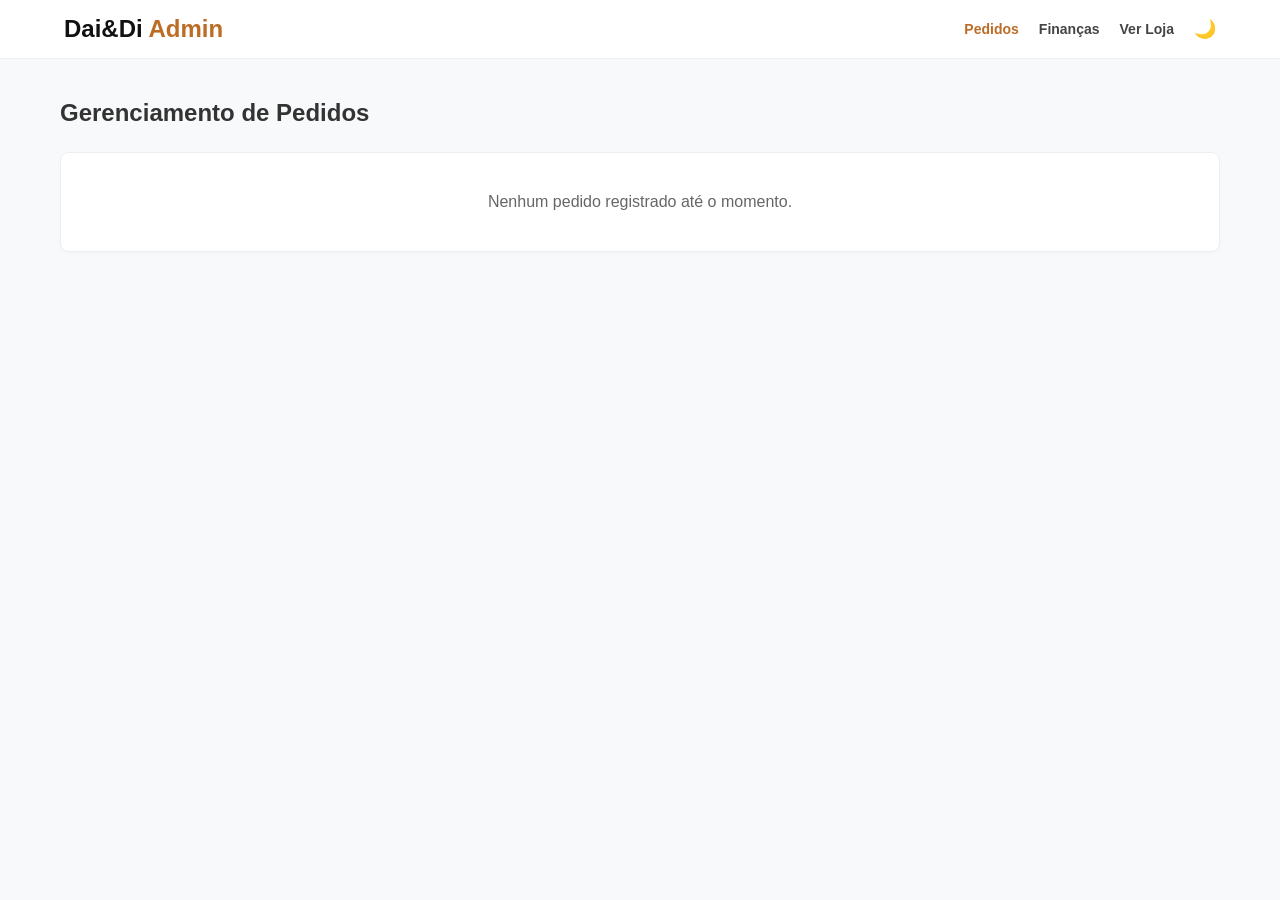
<file: admin_pedidos.html>
<!DOCTYPE html>
<html lang="pt-BR">
<head>
    <meta charset="UTF-8">
    <meta name="viewport" content="width=device-width, initial-scale=1.0">
    <title>Painel Admin - Pedidos | Dai&Di Lingeries</title>
    <style>
        * { box-sizing: border-box; margin: 0; padding: 0; font-family: 'Segoe UI', Roboto, Helvetica, Arial, sans-serif; transition: background-color 0.3s, color 0.3s, border-color 0.3s; }
        body { background-color: #f8f9fa; color: #333; }
        body.dark-theme { background-color: #121212; color: #e0e0e0; }

        header { display: flex; justify-content: space-between; align-items: center; padding: 15px 5%; background: #fff; border-bottom: 1px solid #eee; }
        body.dark-theme header { background: #1e1e1e; border-bottom: 1px solid #333; }
        
        .logo { font-size: 24px; font-weight: 800; color: #111; text-decoration: none; }
        body.dark-theme .logo { color: #fff; }
        .logo span { color: #bc6c25; }

        .nav-links { list-style: none; display: flex; gap: 20px; align-items: center; margin: 0; padding: 0; }
        .nav-links a { text-decoration: none; color: #444; font-weight: 600; font-size: 14px; }
        body.dark-theme .nav-links a { color: #ccc; }
        .nav-links a:hover { color: #bc6c25; }

        .container { max-width: 1200px; margin: 40px auto; padding: 0 20px; }
        .admin-panel { background: #fff; padding: 20px; border-radius: 8px; border: 1px solid #eee; overflow-x: auto; box-shadow: 0 2px 4px rgba(0,0,0,0.02); }
        body.dark-theme .admin-panel { background: #1e1e1e; border-color: #333; box-shadow: 0 2px 6px rgba(0,0,0,0.4); }

        /* Tabela */
        table { width: 100%; border-collapse: collapse; text-align: left; font-size: 14px; }
        th { padding: 12px; border-bottom: 2px solid #eee; color: #444; }
        body.dark-theme th { border-bottom-color: #444; color: #ccc; }
        td { padding: 12px; border-bottom: 1px solid #eee; }
        body.dark-theme td { border-bottom-color: #333; }
        
        tr:hover { background-color: #fcfcfc; }
        body.dark-theme tr:hover { background-color: #252525; }

        /* Status Select */
        .status-select { padding: 6px; border-radius: 4px; border: 1px solid #ccc; font-weight: bold; cursor: pointer; background: #fff; }
        body.dark-theme .status-select { background: #2a2a2a; color: #fff; border-color: #444; }
        
        /* Botão Ação */
        .btn-acao { background: #2a9d8f; color: #fff; border: none; padding: 6px 12px; border-radius: 4px; cursor: pointer; font-size: 13px; font-weight: bold; }
        .btn-acao:hover { background: #218377; }

        /* Modal de Detalhes do Pedido */
        .modal-overlay { display: none; position: fixed; top: 0; left: 0; width: 100%; height: 100%; background: rgba(0,0,0,0.5); align-items: center; justify-content: center; z-index: 1000; }
        .modal-overlay.active { display: flex; }
        
        .modal-content { background: #fff; padding: 25px; border-radius: 8px; width: 90%; max-width: 600px; max-height: 80vh; overflow-y: auto; position: relative; }
        body.dark-theme .modal-content { background: #1e1e1e; color: #e0e0e0; }
        
        .modal-close { position: absolute; top: 15px; right: 20px; font-size: 24px; cursor: pointer; color: #888; border: none; background: none; }
        
        .modal-item { display: flex; gap: 15px; border-bottom: 1px solid #eee; padding: 10px 0; align-items: center; }
        body.dark-theme .modal-item { border-bottom-color: #333; }
        
        .modal-item img { width: 60px; height: 75px; object-fit: cover; border-radius: 6px; }
        .modal-item-details { flex-grow: 1; }
    </style>
</head>
<body>

    <header>
        <a href="index.html" class="logo">Dai&Di <span>Admin</span></a>
        <ul class="nav-links">
            <li><a href="admin_pedidos.html" style="font-weight: bold; color: #bc6c25;">Pedidos</a></li>
            <li><a href="admin_financas.html">Finanças</a></li>
            <li><a href="index.html">Ver Loja</a></li>
            <li><button onclick="alternarTema()" style="background:none;border:none;cursor:pointer;font-size:18px;" id="theme-toggle">🌙</button></li>
        </ul>
    </header>

    <div class="container">
        <h1 style="margin-bottom: 25px; font-size: 24px;">Gerenciamento de Pedidos</h1>

        <div class="admin-panel">
            <div id="lista-pedidos">
                <p style="color: #666; text-align: center; padding: 20px;">Carregando pedidos...</p>
            </div>
        </div>
    </div>

    <!-- Modal para Detalhes do Pedido -->
    <div class="modal-overlay" id="modalDetalhes">
        <div class="modal-content">
            <button class="modal-close" onclick="fecharModal()">&times;</button>
            <h2 style="margin-bottom: 15px; color: #bc6c25;" id="modal-titulo-pedido">Detalhes do Pedido</h2>
            <div id="modal-cliente-info" style="margin-bottom: 20px; font-size: 14px; line-height: 1.5;"></div>
            <h3 style="font-size: 16px; margin-bottom: 10px; border-bottom: 1px solid #eee; padding-bottom: 5px;">Itens Comprados</h3>
            <div id="modal-itens-lista"></div>
        </div>
    </div>

    <script>
        const FOTO_PADRAO = 'https://images.unsplash.com/photo-1515886657613-9f3515b0c78f?w=600&auto=format&fit=crop';

        function carregarPedidos() {
            const container = document.getElementById('lista-pedidos');
            const pedidos = JSON.parse(localStorage.getItem('daidi_pedidos')) || [];

            if (pedidos.length === 0) {
                container.innerHTML = `<p style="color: #666; text-align: center; padding: 20px;">Nenhum pedido registrado até o momento.</p>`;
                return;
            }

            let html = `
                <table>
                    <thead>
                        <tr>
                            <th>ID / Data</th>
                            <th>Cliente</th>
                            <th>Pagamento</th>
                            <th>Total</th>
                            <th>Status</th>
                            <th>Ações</th>
                        </tr>
                    </thead>
                    <tbody>
            `;

            pedidos.forEach((p, index) => {
                let statusColor = p.status === 'Cancelado' ? '#e63946' : (p.status === 'Entregue' ? '#2a9d8f' : '#bc6c25');

                html += `
                    <tr>
                        <td style="font-size: 12px; color: #777;">
                            <strong>${p.id || 'PED-' + index}</strong><br>
                            ${p.data || 'Recente'}
                        </td>
                        <td>
                            <strong>${p.cliente}</strong><br>
                            <span style="font-size: 12px; color: #666;">Tel: ${p.telefone || 'N/A'}</span>
                        </td>
                        <td style="font-size: 13px;">${p.formaPagamento}</td>
                        <td style="font-weight: bold; color: #bc6c25;">R$ ${(p.total || 0).toFixed(2).replace('.', ',')}</td>
                        <td>
                            <select class="status-select" style="color: ${statusColor};" onchange="atualizarStatus(${index}, this.value, this)">
                                <option value="Pendente" ${p.status === 'Pendente' ? 'selected' : ''}>Pendente</option>
                                <option value="Pago" ${p.status === 'Pago' ? 'selected' : ''}>Pago</option>
                                <option value="Processando" ${p.status === 'Processando' ? 'selected' : ''}>Processando</option>
                                <option value="Enviado" ${p.status === 'Enviado' ? 'selected' : ''}>Enviado</option>
                                <option value="Entregue" ${p.status === 'Entregue' ? 'selected' : ''}>Entregue</option>
                                <option value="Cancelado" ${p.status === 'Cancelado' ? 'selected' : ''}>Cancelado</option>
                            </select>
                        </td>
                        <td>
                            <button class="btn-acao" onclick="abrirModal(${index})">Ver Detalhes</button>
                        </td>
                    </tr>
                `;
            });

            html += `</tbody></table>`;
            container.innerHTML = html;
        }

        window.atualizarStatus = function(index, novoStatus, selectElement) {
            let pedidos = JSON.parse(localStorage.getItem('daidi_pedidos')) || [];
            if (pedidos[index]) {
                pedidos[index].status = novoStatus;
                localStorage.setItem('daidi_pedidos', JSON.stringify(pedidos));
                
                if(novoStatus === 'Cancelado') selectElement.style.color = '#e63946';
                else if(novoStatus === 'Entregue') selectElement.style.color = '#2a9d8f';
                else selectElement.style.color = '#bc6c25';
            }
        }

        window.abrirModal = function(index) {
            let pedidos = JSON.parse(localStorage.getItem('daidi_pedidos')) || [];
            let p = pedidos[index];
            if (!p) return;

            document.getElementById('modal-titulo-pedido').innerText = `Detalhes do Pedido: ${p.id || ''}`;
            
            document.getElementById('modal-cliente-info').innerHTML = `
                <strong>Cliente:</strong> ${p.cliente} <br>
                <strong>CPF:</strong> ${p.cpf || 'Não informado'} <br>
                <strong>Email:</strong> ${p.email || 'Não informado'} <br>
                <strong>WhatsApp:</strong> ${p.telefone || 'Não informado'} <br>
                <strong>Endereço de Entrega:</strong> ${p.endereco} <br>
                <strong>CEP:</strong> ${p.cep}
            `;

            let itensHtml = '';
            if (p.itens && p.itens.length > 0) {
                p.itens.forEach(item => {
                    let preco = parseFloat(item.preco || 0);
                    let qtd = item.quantidade || 1;
                    let img = item.imagem || FOTO_PADRAO;
                    let tamanho = item.tamanho && item.tamanho !== 'undefined' ? item.tamanho : 'Único';

                    itensHtml += `
                        <div class="modal-item">
                            <img src="${img}" alt="${item.nome}" onerror="this.onerror=null; this.src='${FOTO_PADRAO}';">
                            <div class="modal-item-details">
                                <div style="font-weight: bold; font-size: 15px;">${item.nome}</div>
                                <div style="font-size: 13px; color: #666;">Tamanho: <strong>${tamanho}</strong> | Qtd: <strong>${qtd}</strong></div>
                                <div style="font-weight: bold; color: #bc6c25; margin-top: 4px;">R$ ${preco.toFixed(2).replace('.', ',')}</div>
                            </div>
                        </div>
                    `;
                });
            } else {
                itensHtml = '<p style="color:#777; font-size:14px;">Nenhum item encontrado.</p>';
            }

            document.getElementById('modal-itens-lista').innerHTML = itensHtml;
            document.getElementById('modalDetalhes').classList.add('active');
        }

        window.fecharModal = function() {
            document.getElementById('modalDetalhes').classList.remove('active');
        }

        // Tema
        function carregarTema() {
            const temaSalvo = localStorage.getItem('daidi_theme');
            if (temaSalvo === 'dark') {
                document.body.classList.add('dark-theme');
                document.getElementById('theme-toggle').innerText = '☀️';
            }
        }

        function alternarTema() {
            document.body.classList.toggle('dark-theme');
            const ehEscuro = document.body.classList.contains('dark-theme');
            localStorage.setItem('daidi_theme', ehEscuro ? 'dark' : 'light');
            document.getElementById('theme-toggle').innerText = ehEscuro ? '☀️' : '🌙';
        }

        carregarTema();
        carregarPedidos();
    </script>
</body>
</html>
</file>
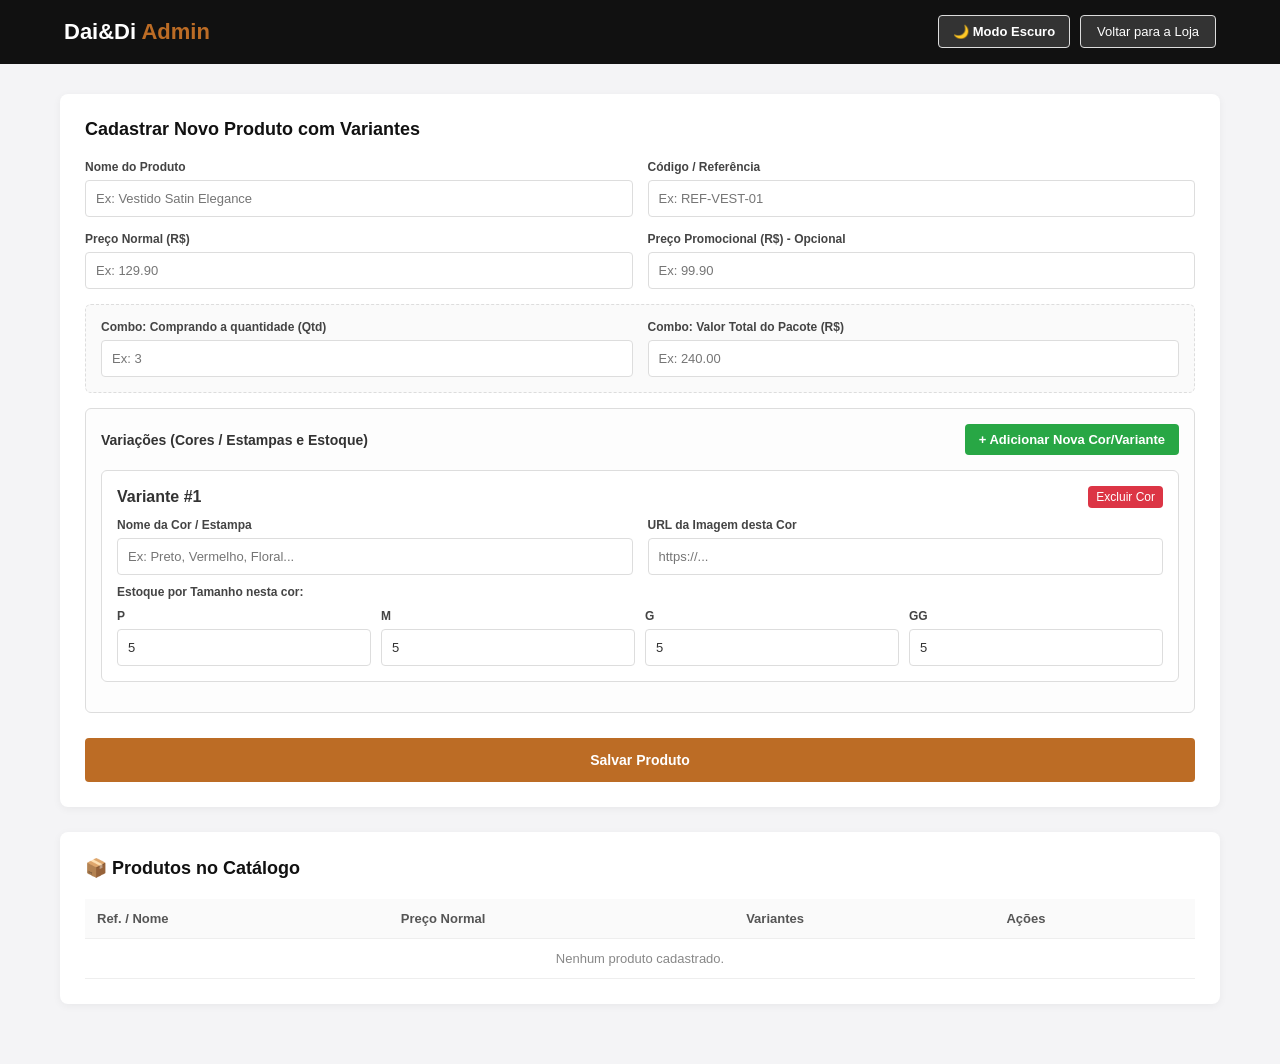
<file: admin_produtos.html>
<!DOCTYPE html>
<html lang="pt-BR">
<head>
    <meta charset="UTF-8">
    <meta name="viewport" content="width=device-width, initial-scale=1.0">
    <title>Dai&Di - Admin Produtos</title>
    <style>
        :root {
            --bg-body: #f4f4f6;
            --bg-card: #ffffff;
            --bg-header: #111111;
            --bg-input: #ffffff;
            --bg-box: #fafafa;
            --bg-variant: #fdfdfd;
            --bg-variant-item: #ffffff;
            --text-primary: #333333;
            --text-title: #111111;
            --text-label: #444444;
            --text-muted: #777777;
            --border-color: #dddddd;
            --border-card: transparent;
            --accent: #bc6c25;
            --accent-hover: #9b541a;
            --th-bg: #fafafa;
            --th-color: #555555;
            --table-border: #eeeeee;
            --card-shadow: 0 2px 8px rgba(0,0,0,0.05);
            --btn-theme-bg: #333333;
            --btn-theme-color: #ffffff;
        }

        [data-theme="dark"] {
            --bg-body: #121214;
            --bg-card: #1e1e24;
            --bg-header: #18181b;
            --bg-input: #121214;
            --bg-box: #18181b;
            --bg-variant: #18181b;
            --bg-variant-item: #23232a;
            --text-primary: #e1e1e6;
            --text-title: #f4f4f6;
            --text-label: #a1a1aa;
            --text-muted: #a1a1aa;
            --border-color: #3f3f46;
            --border-card: #2d2d35;
            --accent: #dda15e;
            --accent-hover: #bc6c25;
            --th-bg: #18181b;
            --th-color: #a1a1aa;
            --table-border: #2d2d35;
            --card-shadow: 0 4px 12px rgba(0,0,0,0.3);
            --btn-theme-bg: #27272a;
            --btn-theme-color: #f4f4f6;
        }

        * { box-sizing: border-box; margin: 0; padding: 0; font-family: 'Segoe UI', Roboto, sans-serif; }
        body { background-color: var(--bg-body); color: var(--text-primary); transition: background-color 0.2s, color 0.2s; }

        header {
            background: var(--bg-header);
            color: #fff;
            padding: 15px 5%;
            display: flex;
            justify-content: space-between;
            align-items: center;
            border-bottom: 1px solid var(--border-card);
        }
        .logo { font-size: 22px; font-weight: 800; color: #fff; }
        .logo span { color: var(--accent); }

        .header-actions {
            display: flex;
            align-items: center;
            gap: 10px;
        }

        .btn-theme-toggle {
            background: var(--btn-theme-bg);
            color: var(--btn-theme-color);
            border: 1px solid var(--border-color);
            padding: 8px 14px;
            border-radius: 4px;
            cursor: pointer;
            font-size: 13px;
            font-weight: 600;
            display: flex;
            align-items: center;
            gap: 6px;
            transition: 0.2s;
        }
        .btn-theme-toggle:hover { opacity: 0.9; }

        .btn-store { background: var(--btn-theme-bg); color: #fff; padding: 8px 16px; border-radius: 4px; text-decoration: none; font-size: 13px; border: 1px solid var(--border-color); }

        .admin-layout {
            max-width: 1200px;
            margin: 30px auto 60px;
            padding: 0 20px;
            display: flex;
            flex-direction: column;
            gap: 25px;
        }

        .card {
            background: var(--bg-card);
            border-radius: 8px;
            padding: 24px;
            border: 1px solid var(--border-card);
            box-shadow: var(--card-shadow);
        }

        .card-title {
            font-size: 18px;
            font-weight: 800;
            color: var(--text-title);
            margin-bottom: 20px;
        }

        .form-grid {
            display: grid;
            grid-template-columns: 1fr 1fr;
            gap: 15px;
        }

        .form-group { display: flex; flex-direction: column; gap: 6px; }
        .form-group.full { grid-column: span 2; }

        label { font-size: 12px; font-weight: 700; color: var(--text-label); }
        input, select {
            background-color: var(--bg-input);
            color: var(--text-primary);
            padding: 10px;
            border: 1px solid var(--border-color);
            border-radius: 4px;
            font-size: 13px;
            outline: none;
        }
        input:focus { border-color: var(--accent); }

        .combo-box {
            grid-column: span 2;
            border: 1px dashed var(--border-color);
            padding: 15px;
            border-radius: 6px;
            background: var(--bg-box);
            display: grid;
            grid-template-columns: 1fr 1fr;
            gap: 15px;
        }

        /* Seção de Variantes */
        .variants-section {
            grid-column: span 2;
            border: 1px solid var(--border-color);
            border-radius: 6px;
            padding: 15px;
            background: var(--bg-variant);
        }
        .variant-item {
            border: 1px solid var(--border-color);
            background: var(--bg-variant-item);
            padding: 15px;
            border-radius: 6px;
            margin-bottom: 15px;
            position: relative;
        }
        .variant-header {
            display: flex;
            justify-content: space-between;
            align-items: center;
            margin-bottom: 10px;
        }
        .btn-remove-variant {
            background: #dc3545;
            color: #fff;
            border: none;
            padding: 4px 8px;
            border-radius: 4px;
            cursor: pointer;
            font-size: 12px;
        }
        .btn-add-variant {
            background: #28a745;
            color: #fff;
            border: none;
            padding: 8px 14px;
            border-radius: 4px;
            cursor: pointer;
            font-size: 13px;
            font-weight: bold;
        }

        .sizes-row {
            display: grid;
            grid-template-columns: repeat(4, 1fr);
            gap: 10px;
            margin-top: 10px;
        }

        .btn-save {
            grid-column: span 2;
            background: var(--accent);
            color: #fff;
            border: none;
            padding: 14px;
            border-radius: 4px;
            font-weight: 800;
            font-size: 14px;
            cursor: pointer;
            transition: 0.2s;
            margin-top: 10px;
        }
        .btn-save:hover { background: var(--accent-hover); }

        table { width: 100%; border-collapse: collapse; margin-top: 15px; font-size: 13px; }
        th, td { padding: 12px; text-align: left; border-bottom: 1px solid var(--table-border); color: var(--text-primary); }
        th { background: var(--th-bg); font-weight: 700; color: var(--th-color); }
        td small { color: var(--text-muted) !important; }
        .btn-edit { background: #17a2b8; color: #fff; border: none; padding: 6px 10px; border-radius: 4px; cursor: pointer; font-size: 11px; font-weight: bold; margin-right: 4px; }
        .btn-delete { background: #dc3545; color: #fff; border: none; padding: 6px 10px; border-radius: 4px; cursor: pointer; font-size: 11px; font-weight: bold; }
    </style>
</head>
<body>

    <header>
        <div class="logo">Dai&Di <span>Admin</span></div>
        <div class="header-actions">
            <button type="button" class="btn-theme-toggle" id="btn-toggle-theme" onclick="alternarTema()">🌙 Modo Escuro</button>
            <a href="index.html" class="btn-store">Voltar para a Loja</a>
        </div>
    </header>

    <div class="admin-layout">
        <div class="card">
            <h2 class="card-title" id="form-title">Cadastrar Novo Produto com Variantes</h2>
            <form id="form-produto" class="form-grid">
                <input type="hidden" id="prod-id-edit">

                <div class="form-group">
                    <label>Nome do Produto</label>
                    <input type="text" id="prod-nome" required placeholder="Ex: Vestido Satin Elegance">
                </div>
                <div class="form-group">
                    <label>Código / Referência</label>
                    <input type="text" id="prod-ref" required placeholder="Ex: REF-VEST-01">
                </div>

                <div class="form-group">
                    <label>Preço Normal (R$)</label>
                    <input type="number" step="0.01" id="prod-preco" required placeholder="Ex: 129.90">
                </div>
                <div class="form-group">
                    <label>Preço Promocional (R$) - Opcional</label>
                    <input type="number" step="0.01" id="prod-promo" placeholder="Ex: 99.90">
                </div>

                <div class="combo-box">
                    <div class="form-group" style="margin:0;">
                        <label>Combo: Comprando a quantidade (Qtd)</label>
                        <input type="number" id="combo-qtd" placeholder="Ex: 3">
                    </div>
                    <div class="form-group" style="margin:0;">
                        <label>Combo: Valor Total do Pacote (R$)</label>
                        <input type="number" step="0.01" id="combo-preco" placeholder="Ex: 240.00">
                    </div>
                </div>

                <!-- Variantes de Cores/Estampas -->
                <div class="variants-section">
                    <div style="display: flex; justify-content: space-between; align-items: center; margin-bottom: 15px;">
                        <h3 style="font-size: 14px; font-weight: 700;">Variações (Cores / Estampas e Estoque)</h3>
                        <button type="button" class="btn-add-variant" onclick="adicionarBlocoVariante()">+ Adicionar Nova Cor/Variante</button>
                    </div>

                    <div id="variants-container"></div>
                </div>

                <button type="submit" class="btn-save" id="btn-submit-prod">Salvar Produto</button>
            </form>
        </div>

        <div class="card">
            <h2 class="card-title">📦 Produtos no Catálogo</h2>
            <table>
                <thead>
                    <tr>
                        <th>Ref. / Nome</th>
                        <th>Preço Normal</th>
                        <th>Variantes</th>
                        <th>Ações</th>
                    </tr>
                </thead>
                <tbody id="tabela-produtos"></tbody>
            </table>
        </div>
    </div>

    <script>
        // --- Gerenciamento do Tema (Claro / Escuro) ---
        function alternarTema() {
            const body = document.body;
            const btn = document.getElementById('btn-toggle-theme');
            const ehEscuro = body.getAttribute('data-theme') === 'dark';

            if (ehEscuro) {
                body.removeAttribute('data-theme');
                btn.innerHTML = '🌙 Modo Escuro';
                localStorage.setItem('daidi_theme', 'light');
            } else {
                body.setAttribute('data-theme', 'dark');
                btn.innerHTML = '☀️ Modo Claro';
                localStorage.setItem('daidi_theme', 'dark');
            }
        }

        function carregarTemaSalvo() {
            const temaSalvo = localStorage.getItem('daidi_theme');
            const btn = document.getElementById('btn-toggle-theme');
            if (temaSalvo === 'dark') {
                document.body.setAttribute('data-theme', 'dark');
                if (btn) btn.innerHTML = '☀️ Modo Claro';
            } else {
                document.body.removeAttribute('data-theme');
                if (btn) btn.innerHTML = '🌙 Modo Escuro';
            }
        }

        // --- Variáveis e Funções do Produto ---
        let varianteContador = 0;
        const FOTO_PADRAO = 'https://images.unsplash.com/photo-1515886657613-9f3515b0c78f?w=600&auto=format&fit=crop';

        function adicionarBlocoVariante(dados = null) {
            varianteContador++;
            const id = varianteContador;
            const container = document.getElementById('variants-container');

            const corNome = dados ? dados.cor : '';
            const imgUrl = dados ? dados.imagem : '';
            const estP = dados && dados.estoque ? (dados.estoque.P ?? 5) : 5;
            const estM = dados && dados.estoque ? (dados.estoque.M ?? 5) : 5;
            const estG = dados && dados.estoque ? (dados.estoque.G ?? 5) : 5;
            const estGG = dados && dados.estoque ? (dados.estoque.GG ?? 5) : 5;

            const html = `
                <div class="variant-item" id="variant-box-${id}">
                    <div class="variant-header">
                        <strong>Variante #${id}</strong>
                        <button type="button" class="btn-remove-variant" onclick="removerBlocoVariante(${id})">Excluir Cor</button>
                    </div>
                    <div class="form-grid">
                        <div class="form-group">
                            <label>Nome da Cor / Estampa</label>
                            <input type="text" class="var-cor" value="${corNome}" placeholder="Ex: Preto, Vermelho, Floral..." required>
                        </div>
                        <div class="form-group">
                            <label>URL da Imagem desta Cor</label>
                            <input type="url" class="var-img" value="${imgUrl}" placeholder="https://..." required>
                        </div>
                    </div>
                    <label style="margin-top:10px; display:block;">Estoque por Tamanho nesta cor:</label>
                    <div class="sizes-row">
                        <div class="form-group"><label>P</label><input type="number" class="var-stk-p" value="${estP}"></div>
                        <div class="form-group"><label>M</label><input type="number" class="var-stk-m" value="${estM}"></div>
                        <div class="form-group"><label>G</label><input type="number" class="var-stk-g" value="${estG}"></div>
                        <div class="form-group"><label>GG</label><input type="number" class="var-stk-gg" value="${estGG}"></div>
                    </div>
                </div>
            `;
            container.insertAdjacentHTML('beforeend', html);
        }

        function removerBlocoVariante(id) {
            const el = document.getElementById(`variant-box-${id}`);
            if (el) el.remove();
        }

        function obterProdutosDB() {
            return JSON.parse(localStorage.getItem('daidi_produtos')) || {};
        }

        function salvarProdutosDB(db) {
            localStorage.setItem('daidi_produtos', JSON.stringify(db));
            renderizarTabelaProdutos();
        }

        function renderizarTabelaProdutos() {
            let db = obterProdutosDB();
            let tbody = document.getElementById('tabela-produtos');
            tbody.innerHTML = '';

            let chaves = Object.keys(db);
            if (chaves.length === 0) {
                tbody.innerHTML = '<tr><td colspan="4" style="text-align:center; color:#888;">Nenhum produto cadastrado.</td></tr>';
                return;
            }

            chaves.forEach(key => {
                let p = db[key];
                let numVariantes = p.variantes ? p.variantes.length : 0;
                let precoNormal = parseFloat(p.precoNormal || p.preco || 0).toFixed(2).replace('.', ',');

                tbody.innerHTML += `
                    <tr>
                        <td>
                            <strong>${p.nome || 'Sem Nome'}</strong><br>
                            <small>Ref: ${p.ref || p.id}</small>
                        </td>
                        <td>R$ ${precoNormal}</td>
                        <td>${numVariantes} cor(es)</td>
                        <td>
                            <button class="btn-edit" onclick="editarProduto('${p.id || p.ref}')">Editar</button>
                            <button class="btn-delete" onclick="excluirProduto('${p.id || p.ref}')">Excluir</button>
                        </td>
                    </tr>
                `;
            });
        }

        document.getElementById('form-produto').addEventListener('submit', function(e) {
            e.preventDefault();

            const varianteElements = document.querySelectorAll('.variant-item');
            if (varianteElements.length === 0) {
                alert('Adicione pelo menos uma variação de cor/estampa para o produto!');
                return;
            }

            let variantes = [];
            varianteElements.forEach(box => {
                variantes.push({
                    cor: box.querySelector('.var-cor').value.trim(),
                    imagem: box.querySelector('.var-img').value.trim(),
                    estoque: {
                        P: parseInt(box.querySelector('.var-stk-p').value) || 0,
                        M: parseInt(box.querySelector('.var-stk-m').value) || 0,
                        G: parseInt(box.querySelector('.var-stk-g').value) || 0,
                        GG: parseInt(box.querySelector('.var-stk-gg').value) || 0
                    }
                });
            });

            let db = obterProdutosDB();
            let idEdit = document.getElementById('prod-id-edit').value;
            let ref = document.getElementById('prod-ref').value.trim();
            let prodId = idEdit || ref || 'PROD_' + Date.now();

            let novoProduto = {
                id: prodId,
                ref: ref,
                nome: document.getElementById('prod-nome').value.trim(),
                precoNormal: parseFloat(document.getElementById('prod-preco').value),
                precoPromo: document.getElementById('prod-promo').value ? parseFloat(document.getElementById('prod-promo').value) : null,
                promoQtd: document.getElementById('combo-qtd').value ? parseInt(document.getElementById('combo-qtd').value) : null,
                promoPrecoTotal: document.getElementById('combo-preco').value ? parseFloat(document.getElementById('combo-preco').value) : null,
                imagemPrincipal: variantes[0].imagem,
                variantes: variantes
            };

            db[prodId] = novoProduto;
            salvarProdutosDB(db);

            alert('Produto e variações salvas com sucesso!');
            resetarFormulario();
        });

        function editarProduto(id) {
            let db = obterProdutosDB();
            let p = db[id];
            if (!p) return;

            document.getElementById('prod-id-edit').value = p.id || p.ref;
            document.getElementById('form-title').innerText = 'Editar Produto (' + (p.ref || p.id) + ')';
            document.getElementById('btn-submit-prod').innerText = 'Atualizar Produto';

            document.getElementById('prod-nome').value = p.nome || '';
            document.getElementById('prod-ref').value = p.ref || p.id || '';
            document.getElementById('prod-preco').value = p.precoNormal || '';
            document.getElementById('prod-promo').value = p.precoPromo || '';
            document.getElementById('combo-qtd').value = p.promoQtd || '';
            document.getElementById('combo-preco').value = p.promoPrecoTotal || '';

            document.getElementById('variants-container').innerHTML = '';
            varianteContador = 0;

            if (p.variantes && p.variantes.length > 0) {
                p.variantes.forEach(v => adicionarBlocoVariante(v));
            } else {
                adicionarBlocoVariante();
            }

            window.scrollTo({ top: 0, behavior: 'smooth' });
        }

        function excluirProduto(id) {
            if (confirm('Tem certeza de que deseja excluir este produto?')) {
                let db = obterProdutosDB();
                delete db[id];
                salvarProdutosDB(db);
            }
        }

        function resetarFormulario() {
            document.getElementById('form-produto').reset();
            document.getElementById('prod-id-edit').value = '';
            document.getElementById('variants-container').innerHTML = '';
            varianteContador = 0;
            adicionarBlocoVariante();
            document.getElementById('form-title').innerText = 'Cadastrar Novo Produto com Variantes';
            document.getElementById('btn-submit-prod').innerText = 'Salvar Produto';
        }

        // Inicialização
        carregarTemaSalvo();
        adicionarBlocoVariante();
        renderizarTabelaProdutos();
    </script>
</body>
</html>
</file>
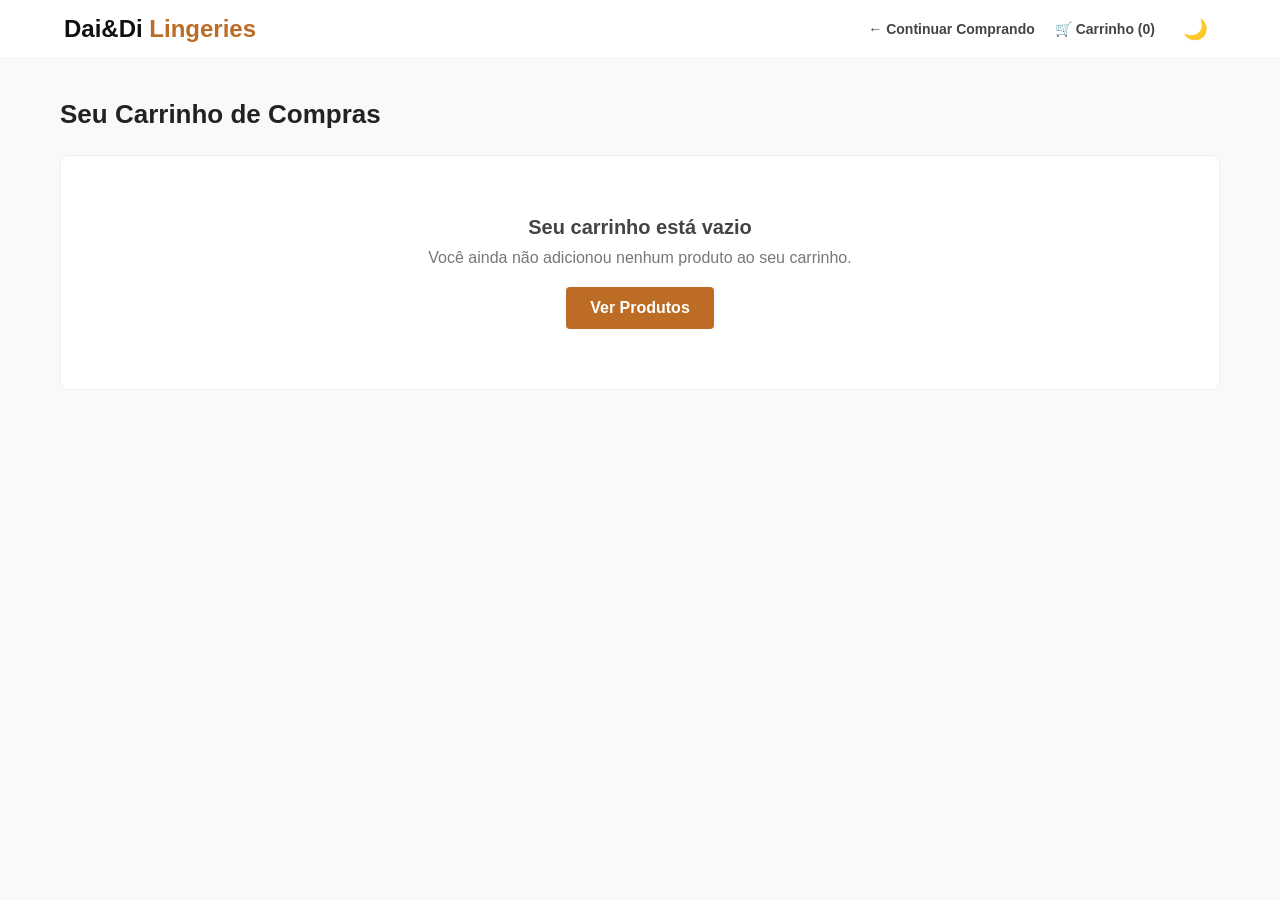
<file: carrinho.html>
<!DOCTYPE html>
<html lang="pt-BR">
<head>
    <meta charset="UTF-8">
    <meta name="viewport" content="width=device-width, initial-scale=1.0">
    <title>Dai&Di Lingeries - Seu Carrinho</title>
    <style>
        * { box-sizing: border-box; margin: 0; padding: 0; font-family: 'Segoe UI', Roboto, Helvetica, Arial, sans-serif; transition: background-color 0.3s, color 0.3s, border-color 0.3s; }
        body { background-color: #f8f9fa; color: #333; }

        /* Estilos do Tema Escuro */
        body.dark-theme {
            background-color: #121212;
            color: #e0e0e0;
        }

        /* Header */
        header {
            display: flex;
            justify-content: space-between;
            align-items: center;
            padding: 15px 5%;
            background: #fff;
            border-bottom: 1px solid #eee;
        }
        body.dark-theme header {
            background: #1e1e1e;
            border-bottom-color: #333;
        }

        .logo { font-size: 24px; font-weight: 800; color: #111; text-decoration: none; }
        body.dark-theme .logo { color: #fff; }
        .logo span { color: #bc6c25; }

        .header-actions { display: flex; align-items: center; gap: 20px; }
        .header-actions a { text-decoration: none; color: #444; font-weight: 600; font-size: 14px; }
        body.dark-theme .header-actions a { color: #ccc; }
        .header-actions a:hover { color: #bc6c25; }
        body.dark-theme .header-actions a:hover { color: #dda15e; }

        /* Botão de Alternar Tema */
        .theme-toggle-btn {
            background: none;
            border: none;
            font-size: 20px;
            cursor: pointer;
            padding: 4px 8px;
            border-radius: 50%;
            display: flex;
            align-items: center;
            justify-content: center;
            line-height: 1;
        }
        .theme-toggle-btn:hover {
            background-color: rgba(0, 0, 0, 0.05);
        }
        body.dark-theme .theme-toggle-btn:hover {
            background-color: rgba(255, 255, 255, 0.1);
        }

        /* Layout Carrinho */
        .container { max-width: 1200px; margin: 40px auto; padding: 0 20px; }
        .page-title { font-size: 26px; font-weight: 800; color: #222; margin-bottom: 25px; }
        body.dark-theme .page-title { color: #fff; }

        .cart-grid {
            display: grid;
            grid-template-columns: 1fr 340px;
            gap: 30px;
            align-items: start;
        }

        @media (max-width: 900px) {
            .cart-grid { grid-template-columns: 1fr; }
        }

        /* Lista de Produtos Soltos */
        .cart-items-list { display: flex; flex-direction: column; gap: 15px; }
        
        .cart-item {
            background: #fff;
            border-radius: 8px;
            padding: 18px;
            display: flex;
            gap: 20px;
            align-items: center;
            border: 1px solid #eaeaea;
            box-shadow: 0 2px 4px rgba(0,0,0,0.02);
            position: relative;
        }
        body.dark-theme .cart-item {
            background: #1e1e1e;
            border-color: #333;
            box-shadow: 0 2px 6px rgba(0,0,0,0.4);
        }

        /* CARD DE COMBO AGRUPADO (ACCORDION) */
        .cart-item-combo {
            background: #fff;
            border-radius: 8px;
            border: 1px solid #eaeaea;
            box-shadow: 0 2px 4px rgba(0,0,0,0.02);
            overflow: hidden;
        }
        body.dark-theme .cart-item-combo {
            background: #1e1e1e;
            border-color: #333;
            box-shadow: 0 2px 6px rgba(0,0,0,0.4);
        }

        .combo-header {
            padding: 18px;
            display: flex;
            gap: 20px;
            align-items: center;
            cursor: pointer;
            position: relative;
            user-select: none;
        }

        .combo-badge {
            background: #bc6c25;
            color: #fff;
            font-size: 11px;
            font-weight: 800;
            padding: 3px 8px;
            border-radius: 4px;
            text-transform: uppercase;
            display: inline-block;
            margin-bottom: 4px;
        }
        body.dark-theme .combo-badge {
            background: #dda15e;
            color: #121212;
        }

        .combo-toggle-btn {
            background: none;
            border: none;
            font-size: 13px;
            font-weight: 700;
            color: #bc6c25;
            cursor: pointer;
            display: flex;
            align-items: center;
            gap: 6px;
            margin-top: 6px;
            padding: 0;
        }
        body.dark-theme .combo-toggle-btn { color: #dda15e; }

        .combo-body {
            display: none;
            border-top: 1px solid #eee;
            background: #fdfdfd;
            padding: 15px;
            flex-direction: column;
            gap: 12px;
        }
        body.dark-theme .combo-body {
            border-top-color: #333;
            background: #181818;
        }
        .combo-body.is-open {
            display: flex;
        }

        .combo-subitem {
            background: #fff;
            border-radius: 6px;
            padding: 12px 15px;
            display: flex;
            gap: 15px;
            align-items: center;
            border: 1px solid #e8e8e8;
            position: relative;
        }
        body.dark-theme .combo-subitem {
            background: #23232a;
            border-color: #333;
        }

        .cart-item-img {
            width: 80px;
            height: 100px;
            border-radius: 6px;
            object-fit: cover;
            background: #f0f0f0;
        }
        body.dark-theme .cart-item-img {
            background: #2a2a2a;
        }

        .cart-item-details { flex-grow: 1; display: flex; flex-direction: column; gap: 6px; }
        .cart-item-title { font-size: 16px; font-weight: 700; color: #222; }
        body.dark-theme .cart-item-title { color: #f0f0f0; }

        .cart-item-spec { font-size: 13px; color: #666; }
        body.dark-theme .cart-item-spec { color: #aaa; }
        .cart-item-spec strong { color: #333; }
        body.dark-theme .cart-item-spec strong { color: #ddd; }

        .cart-item-price { font-size: 16px; font-weight: 800; color: #bc6c25; margin-top: 4px; }
        body.dark-theme .cart-item-price { color: #dda15e; }

        /* Controles de Quantidade */
        .cart-item-actions { display: flex; align-items: center; gap: 15px; margin-top: 6px; }
        .qty-controls { display: flex; align-items: center; border: 1px solid #ddd; border-radius: 4px; overflow: hidden; }
        body.dark-theme .qty-controls { border-color: #444; }

        .qty-btn { width: 28px; height: 28px; background: #fff; border: none; font-weight: bold; cursor: pointer; color: #555; }
        body.dark-theme .qty-btn { background: #2a2a2a; color: #eee; }
        .qty-btn:hover { background: #f0f0f0; }
        body.dark-theme .qty-btn:hover { background: #383838; }

        .qty-val { width: 32px; text-align: center; font-size: 13px; font-weight: 700; }
        body.dark-theme .qty-val { color: #fff; }

        .btn-remove {
            color: #d9534f;
            background: none;
            border: none;
            font-size: 13px;
            font-weight: 700;
            cursor: pointer;
            text-decoration: none;
            position: absolute;
            top: 20px;
            right: 20px;
        }
        .btn-remove:hover { text-decoration: underline; color: #c9302c; }
        body.dark-theme .btn-remove { color: #ff6b6b; }

        /* Resumo do Pedido */
        .order-summary {
            background: #fff;
            border-radius: 8px;
            padding: 24px;
            border: 1px solid #eaeaea;
            box-shadow: 0 2px 4px rgba(0,0,0,0.02);
        }
        body.dark-theme .order-summary {
            background: #1e1e1e;
            border-color: #333;
            box-shadow: 0 2px 6px rgba(0,0,0,0.4);
        }

        .summary-title { font-size: 18px; font-weight: 800; color: #222; margin-bottom: 20px; }
        body.dark-theme .summary-title { color: #fff; }

        .summary-row { display: flex; justify-content: space-between; font-size: 14px; color: #666; margin-bottom: 12px; }
        body.dark-theme .summary-row { color: #aaa; }

        .summary-row.total {
            border-top: 1px solid #eee;
            padding-top: 16px;
            margin-top: 16px;
            font-size: 18px;
            font-weight: 800;
            color: #bc6c25;
        }
        body.dark-theme .summary-row.total {
            border-top-color: #333;
            color: #dda15e;
        }

        .free-shipping { color: #1e8e3e; font-weight: 600; }
        body.dark-theme .free-shipping { color: #4caf50; }

        .btn-checkout {
            width: 100%;
            background: #2a9d8f;
            color: #fff;
            border: none;
            padding: 14px;
            border-radius: 6px;
            font-size: 16px;
            font-weight: 800;
            cursor: pointer;
            margin-top: 20px;
            transition: background 0.2s;
        }
        .btn-checkout:hover { background: #218377; }

        /* Estado Vazio */
        .empty-cart {
            text-align: center;
            padding: 60px 20px;
            background: #fff;
            border-radius: 8px;
            border: 1px solid #eee;
        }
        body.dark-theme .empty-cart {
            background: #1e1e1e;
            border-color: #333;
        }

        .empty-cart h3 { font-size: 20px; color: #444; margin-bottom: 10px; }
        body.dark-theme .empty-cart h3 { color: #fff; }

        .empty-cart p { color: #777; margin-bottom: 20px; }
        body.dark-theme .empty-cart p { color: #aaa; }

        .btn-catalog {
            display: inline-block;
            background: #bc6c25;
            color: #fff;
            padding: 12px 24px;
            border-radius: 4px;
            text-decoration: none;
            font-weight: 700;
        }
    </style>
</head>
<body>

    <header>
        <a href="index.html" class="logo">Dai&Di <span>Lingeries</span></a>
        <div class="header-actions">
            <a href="index.html">← Continuar Comprando</a>
            <a href="carrinho.html">🛒 Carrinho (<span id="cart-count">0</span>)</a>
            <button id="theme-toggle" class="theme-toggle-btn" onclick="alternarTema()" title="Alternar Tema">🌙</button>
        </div>
    </header>

    <div class="container">
        <h1 class="page-title">Seu Carrinho de Compras</h1>

        <div id="cart-content"></div>
    </div>

    <script>
        const FOTO_PADRAO = 'https://images.unsplash.com/photo-1515886657613-9f3515b0c78f?w=600&auto=format&fit=crop';

        /* Dynamic Dark Mode Logic */
        function carregarTema() {
            const temaSalvo = localStorage.getItem('daidi_theme') || localStorage.getItem('theme');
            const btnTema = document.getElementById('theme-toggle');
            
            if (temaSalvo === 'dark') {
                document.body.classList.add('dark-theme');
                if (btnTema) btnTema.innerText = '☀️';
            } else {
                document.body.classList.remove('dark-theme');
                if (btnTema) btnTema.innerText = '🌙';
            }
        }

        function alternarTema() {
            document.body.classList.toggle('dark-theme');
            const ehEscuro = document.body.classList.contains('dark-theme');
            
            localStorage.setItem('daidi_theme', ehEscuro ? 'dark' : 'light');
            
            const btnTema = document.getElementById('theme-toggle');
            if (btnTema) btnTema.innerText = ehEscuro ? '☀️' : '🌙';
        }

        function obterCarrinho() {
            return JSON.parse(localStorage.getItem('daidi_cart')) || JSON.parse(localStorage.getItem('daidi_carrinho')) || [];
        }

        function salvarCarrinho(carrinho) {
            localStorage.setItem('daidi_cart', JSON.stringify(carrinho));
            localStorage.setItem('daidi_carrinho', JSON.stringify(carrinho));
            renderizarCarrinho();
            atualizarContadorHeader();
        }

        function atualizarContadorHeader() {
            let carrinho = obterCarrinho();
            let totalUnidades = carrinho.reduce((acc, item) => acc + (parseInt(item.quantidade) || 1), 0);
            let elContador = document.getElementById('cart-count');
            if (elContador) {
                elContador.innerText = totalUnidades;
            }
        }

        /* Validação Dinâmica de Regras de Combo */
        function validarRegrasCombo(carrinho) {
            let dbProdutos = JSON.parse(localStorage.getItem('daidi_produtos')) || {};
            let contagemCombos = {};
            let regrasCombos = {};

            // Passo 1: Conta a quantidade total de itens de cada combo no carrinho e mapeia as regras
            carrinho.forEach(item => {
                if (item.nome && item.nome.includes('(Combo')) {
                    let nomeBase = item.nome.split(' (Combo')[0].trim();
                    
                    if (!contagemCombos[nomeBase]) {
                        contagemCombos[nomeBase] = 0;
                        
                        // Extrai informações do item ou busca no cadastro do produto no localStorage
                        let promoQtd = parseInt(item.promoQtd) || 0;
                        let precoComboUnitario = parseFloat(item.precoComboUnitario) || 0;
                        let precoNormalUnitario = parseFloat(item.precoNormalUnitario) || 0;

                        // Tenta localizar o produto no banco local se algum dado faltar
                        for (let id in dbProdutos) {
                            let p = dbProdutos[id];
                            if (p.nome && nomeBase.toLowerCase().includes(p.nome.toLowerCase())) {
                                if (!promoQtd && p.promoQtd) promoQtd = parseInt(p.promoQtd);
                                if (!precoNormalUnitario && (p.preco || p.precoNormal)) precoNormalUnitario = parseFloat(p.preco || p.precoNormal);
                                if (!precoComboUnitario && p.promoPrecoTotal && p.promoQtd) {
                                    precoComboUnitario = parseFloat(p.promoPrecoTotal) / parseInt(p.promoQtd);
                                }
                                break;
                            }
                        }

                        // Fallback dinâmico específico para Vestido e Calça se dados não vierem do banco
                        if (nomeBase.toLowerCase().includes('vestido')) {
                            if (!promoQtd) promoQtd = 5;
                            if (!precoComboUnitario) precoComboUnitario = 69.00; // 345 / 5
                            if (!precoNormalUnitario) precoNormalUnitario = 100.00;
                        } else if (nomeBase.toLowerCase().includes('calça')) {
                            if (!promoQtd) promoQtd = 4;
                            if (!precoComboUnitario) precoComboUnitario = 122.50; // 490 / 4
                            if (!precoNormalUnitario) precoNormalUnitario = 140.00;
                        } else {
                            if (!promoQtd) promoQtd = 4;
                            if (!precoComboUnitario && item.preco) precoComboUnitario = parseFloat(item.preco);
                            if (!precoNormalUnitario) precoNormalUnitario = precoComboUnitario * 1.2;
                        }

                        regrasCombos[nomeBase] = {
                            promoQtd: promoQtd,
                            precoComboUnitario: precoComboUnitario,
                            precoNormalUnitario: precoNormalUnitario
                        };
                    }

                    contagemCombos[nomeBase] += parseInt(item.quantidade) || 1;
                }
            });

            // Passo 2: Recalcula o valor de cada item de acordo com a meta do combo atingida
            carrinho.forEach(item => {
                if (item.nome && item.nome.includes('(Combo')) {
                    let nomeBase = item.nome.split(' (Combo')[0].trim();
                    let regra = regrasCombos[nomeBase];
                    let qtdTotalNoCarrinho = contagemCombos[nomeBase];
                    let qtdItem = parseInt(item.quantidade) || 1;

                    if (regra) {
                        item.promoQtd = regra.promoQtd;
                        item.precoComboUnitario = regra.precoComboUnitario;
                        item.precoNormalUnitario = regra.precoNormalUnitario;

                        // Se a quantidade no carrinho for idêntica à exigida pelo combo, usa o valor de combo
                        if (qtdTotalNoCarrinho === regra.promoQtd) {
                            item.preco = regra.precoComboUnitario * qtdItem;
                        } else {
                            // Se a quantidade foi alterada para mais ou menos, aplica o preço cheio unitário
                            item.preco = regra.precoNormalUnitario * qtdItem;
                        }
                    }
                }
            });

            return carrinho;
        }

        function toggleComboDetails(comboId) {
            let comboBody = document.getElementById(comboId);
            let arrowSpan = document.getElementById('arrow-' + comboId);
            if (comboBody) {
                comboBody.classList.toggle('is-open');
                if (arrowSpan) {
                    arrowSpan.innerText = comboBody.classList.contains('is-open') ? '▲' : '▼';
                }
            }
        }

        function alterarQtd(index, delta) {
            let carrinho = obterCarrinho();
            if (!carrinho[index]) return;

            let qtdAtual = parseInt(carrinho[index].quantidade) || 1;
            let novaQtd = qtdAtual + delta;

            if (novaQtd <= 0) {
                removerItem(index);
                return;
            }

            if (!carrinho[index].nome.includes('(Combo')) {
                let precoUnitario = carrinho[index].preco / qtdAtual;
                carrinho[index].preco = precoUnitario * novaQtd;
            }
            
            carrinho[index].quantidade = novaQtd;

            carrinho = validarRegrasCombo(carrinho);
            salvarCarrinho(carrinho);
        }

        function removerItem(index) {
            let carrinho = obterCarrinho();
            carrinho.splice(index, 1);
            
            carrinho = validarRegrasCombo(carrinho);
            salvarCarrinho(carrinho);
        }

        function removerComboInteiro(nomeBaseCombo) {
            let carrinho = obterCarrinho();
            carrinho = carrinho.filter(item => !(item.nome && item.nome.startsWith(nomeBaseCombo) && item.nome.includes('(Combo')));
            carrinho = validarRegrasCombo(carrinho);
            salvarCarrinho(carrinho);
        }

        function irParaPagamento() {
            let carrinho = obterCarrinho();
            if (carrinho.length === 0) {
                alert('Seu carrinho está vazio!');
                return;
            }
            window.location.href = 'checkout.html';
        }

        function renderizarCarrinho() {
            let carrinho = obterCarrinho();
            let container = document.getElementById('cart-content');

            if (carrinho.length === 0) {
                container.innerHTML = `
                    <div class="empty-cart">
                        <h3>Seu carrinho está vazio</h3>
                        <p>Você ainda não adicionou nenhum produto ao seu carrinho.</p>
                        <a href="index.html" class="btn-catalog">Ver Produtos</a>
                    </div>
                `;
                return;
            }

            let subtotalGeral = 0;
            let gruposCombos = {};
            let itensAvulsos = [];

            // Separa os itens entre combos agrupados e produtos avulsos
            carrinho.forEach((item, index) => {
                let itemComIndex = { ...item, originalIndex: index };
                
                if (item.nome && item.nome.includes('(Combo')) {
                    let nomeBase = item.nome.split(' (Combo')[0].trim();
                    if (!gruposCombos[nomeBase]) {
                        gruposCombos[nomeBase] = [];
                    }
                    gruposCombos[nomeBase].push(itemComIndex);
                } else {
                    itensAvulsos.push(itemComIndex);
                }
            });

            let itensHTML = '';

            // 1. RENDERIZA OS COMBOS AGRUPADOS
            let comboIdCounter = 0;
            for (let nomeBase in gruposCombos) {
                comboIdCounter++;
                let listaItensCombo = gruposCombos[nomeBase];
                let totalQtdCombo = 0;
                let valorTotalCombo = 0;
                let subItensHTML = '';

                listaItensCombo.forEach(subItem => {
                    let precoSubItem = parseFloat(subItem.preco || 0);
                    let qtdSubItem = parseInt(subItem.quantidade) || 1;
                    totalQtdCombo += qtdSubItem;
                    valorTotalCombo += precoSubItem;

                    let txtTamanho = subItem.tamanho && subItem.tamanho !== 'undefined' ? `Tamanho: <strong>${subItem.tamanho}</strong>` : 'Tamanho: <strong>Único</strong>';
                    let imagemUrlSub = subItem.imagem || FOTO_PADRAO;

                    subItensHTML += `
                        <div class="combo-subitem">
                            <img src="${imagemUrlSub}" class="cart-item-img" style="width: 50px; height: 65px;" alt="${subItem.nome}">
                            <div class="cart-item-details">
                                <div class="cart-item-title" style="font-size: 14px;">${subItem.nome}</div>
                                <div class="cart-item-spec">${txtTamanho}</div>
                                <div class="cart-item-actions">
                                    <div class="qty-controls">
                                        <button class="qty-btn" onclick="alterarQtd(${subItem.originalIndex}, -1)">-</button>
                                        <span class="qty-val">${qtdSubItem}</span>
                                        <button class="qty-btn" onclick="alterarQtd(${subItem.originalIndex}, 1)">+</button>
                                    </div>
                                </div>
                                <div class="cart-item-price" style="font-size: 14px;">R$ ${precoSubItem.toFixed(2).replace('.', ',')}</div>
                            </div>
                            <button class="btn-remove" style="top: 12px; right: 12px;" onclick="removerItem(${subItem.originalIndex})">Remover</button>
                        </div>
                    `;
                });

                subtotalGeral += valorTotalCombo;
                let imagemComboPrincipal = listaItensCombo[0].imagem || FOTO_PADRAO;
                let idComboElement = `combo-group-${comboIdCounter}`;

                itensHTML += `
                    <div class="cart-item-combo">
                        <div class="combo-header" onclick="toggleComboDetails('${idComboElement}')">
                            <img src="${imagemComboPrincipal}" class="cart-item-img" alt="${nomeBase}" onerror="this.onerror=null; this.src='${FOTO_PADRAO}';">
                            <div class="cart-item-details">
                                <div>
                                    <span class="combo-badge">Combo Promocional</span>
                                </div>
                                <div class="cart-item-title">Combo ${nomeBase} (${totalQtdCombo} Peças)</div>
                                <div class="cart-item-price">R$ ${valorTotalCombo.toFixed(2).replace('.', ',')}</div>
                                <button type="button" class="combo-toggle-btn">
                                    <span id="arrow-${idComboElement}">▼</span> Ver/Editar Peças do Combo
                                </button>
                            </div>
                            <button class="btn-remove" onclick="event.stopPropagation(); removerComboInteiro('${nomeBase}')">Remover Combo</button>
                        </div>
                        <div class="combo-body" id="${idComboElement}">
                            ${subItensHTML}
                        </div>
                    </div>
                `;
            }

            // 2. RENDERIZA OS ITENS AVULSOS
            itensAvulsos.forEach(item => {
                let precoItem = parseFloat(item.preco || 0);
                subtotalGeral += precoItem;

                let txtTamanho = '';
                if (item.tamanho && item.tamanho !== 'undefined') {
                    txtTamanho = `Tamanho: <strong>${item.tamanho}</strong>`;
                } else if ((item.tamanhoBlusa && item.tamanhoBlusa !== 'undefined') || (item.tamanhoShorts && item.tamanhoShorts !== 'undefined')) {
                    let b = item.tamanhoBlusa && item.tamanhoBlusa !== 'undefined' ? item.tamanhoBlusa : '-';
                    let s = item.tamanhoShorts && item.tamanhoShorts !== 'undefined' ? item.tamanhoShorts : '-';
                    txtTamanho = `Tamanho Blusa: <strong>${b}</strong> | Tamanho Shorts: <strong>${s}</strong>`;
                } else {
                    txtTamanho = `Tamanho: <strong>Único</strong>`;
                }

                let imagemUrl = item.imagem || FOTO_PADRAO;
                let quantidade = parseInt(item.quantidade) || 1;

                itensHTML += `
                    <div class="cart-item">
                        <img src="${imagemUrl}" class="cart-item-img" alt="${item.nome}" onerror="this.onerror=null; this.src='${FOTO_PADRAO}';">
                        <div class="cart-item-details">
                            <div class="cart-item-title">${item.nome || 'Produto'}</div>
                            <div class="cart-item-spec">${txtTamanho}</div>
                            <div class="cart-item-actions">
                                <div class="qty-controls">
                                    <button class="qty-btn" onclick="alterarQtd(${item.originalIndex}, -1)">-</button>
                                    <span class="qty-val">${quantidade}</span>
                                    <button class="qty-btn" onclick="alterarQtd(${item.originalIndex}, 1)">+</button>
                                </div>
                            </div>
                            <div class="cart-item-price">R$ ${precoItem.toFixed(2).replace('.', ',')}</div>
                        </div>
                        <button class="btn-remove" onclick="removerItem(${item.originalIndex})">Remover</button>
                    </div>
                `;
            });

            container.innerHTML = `
                <div class="cart-grid">
                    <div class="cart-items-list">
                        ${itensHTML}
                    </div>

                    <div class="order-summary">
                        <h2 class="summary-title">Resumo do Pedido</h2>
                        <div class="summary-row">
                            <span>Subtotal</span>
                            <span>R$ ${subtotalGeral.toFixed(2).replace('.', ',')}</span>
                        </div>
                        <div class="summary-row">
                            <span>Frete</span>
                            <span class="free-shipping">Calculado no pagamento</span>
                        </div>
                        <div class="summary-row total">
                            <span>Total</span>
                            <span>R$ ${subtotalGeral.toFixed(2).replace('.', ',')}</span>
                        </div>
                        <button class="btn-checkout" onclick="irParaPagamento()">Ir para o Pagamento</button>
                    </div>
                </div>
            `;
        }

        // Execução ao carregar a página
        carregarTema();
        let carrinhoInicial = obterCarrinho();
        if (carrinhoInicial.length > 0) {
            carrinhoInicial = validarRegrasCombo(carrinhoInicial);
        }
        salvarCarrinho(carrinhoInicial);

    </script>
</body>
</html>
</file>
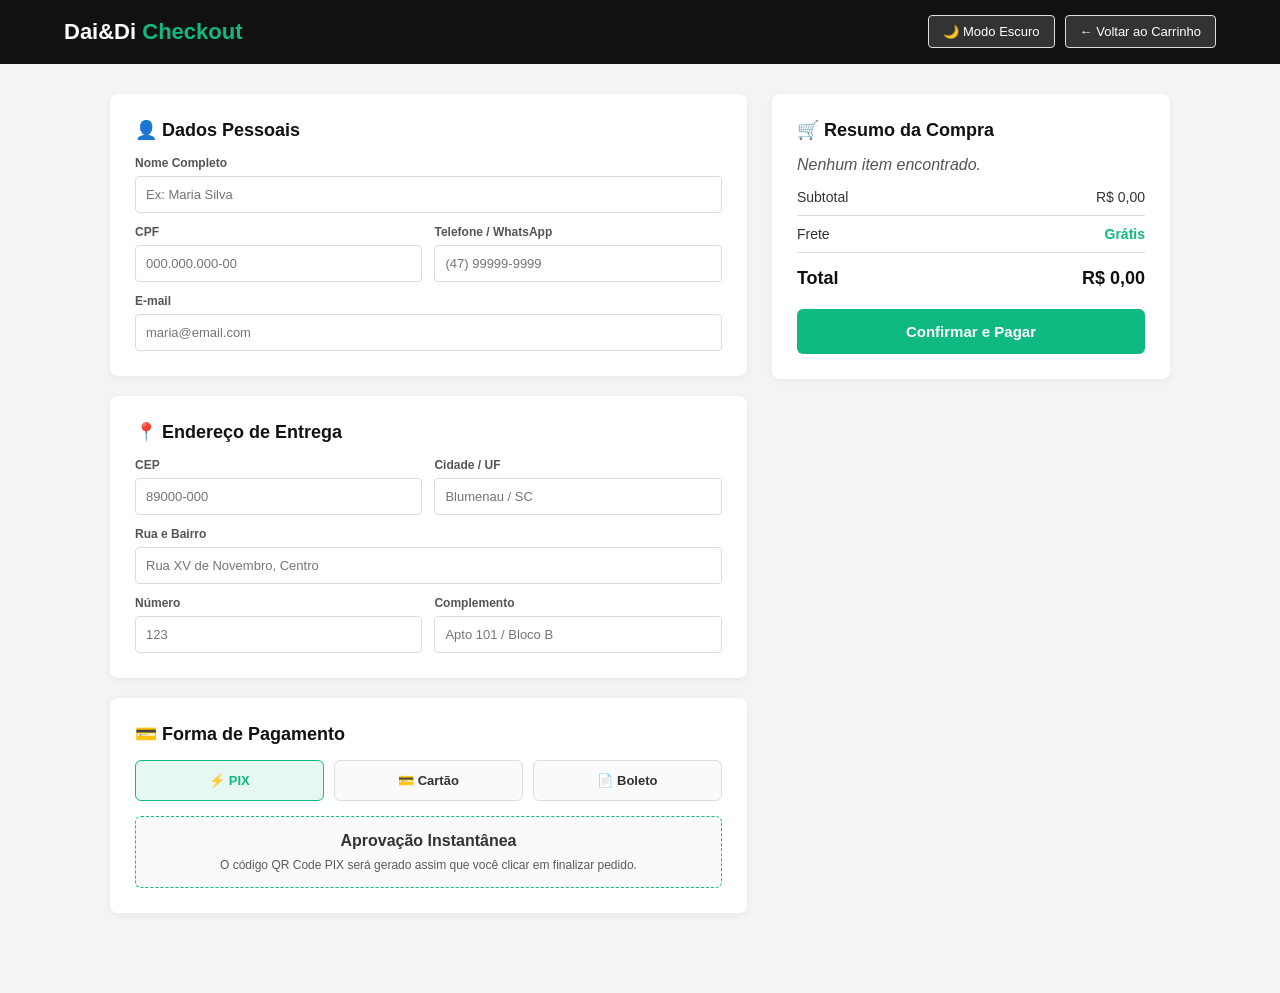
<file: checkout.html>
<!DOCTYPE html>
<html lang="pt-BR">
<head>
    <meta charset="UTF-8">
    <meta name="viewport" content="width=device-width, initial-scale=1.0">
    <title>Dai&Di - Finalizar Pagamento</title>
    <style>
        :root {
            --bg-body: #f4f4f6;
            --bg-card: #ffffff;
            --bg-header: #111111;
            --bg-input: #ffffff;
            --bg-box: #fafafa;
            --text-primary: #333333;
            --text-title: #111111;
            --text-label: #555555;
            --border-color: #dddddd;
            --border-card: transparent;
            --accent: #10b981;
            --accent-hover: #059669;
            --btn-theme-bg: #333333;
            --btn-theme-color: #ffffff;
            --card-shadow: 0 2px 8px rgba(0,0,0,0.05);
        }

        [data-theme="dark"] {
            --bg-body: #121214;
            --bg-card: #1e1e24;
            --bg-header: #18181b;
            --bg-input: #121214;
            --bg-box: #18181b;
            --text-primary: #e1e1e6;
            --text-title: #f4f4f6;
            --text-label: #a1a1aa;
            --border-color: #3f3f46;
            --border-card: #2d2d35;
            --accent: #10b981;
            --accent-hover: #059669;
            --btn-theme-bg: #27272a;
            --btn-theme-color: #f4f4f6;
            --card-shadow: 0 4px 12px rgba(0,0,0,0.3);
        }

        * { box-sizing: border-box; margin: 0; padding: 0; font-family: 'Segoe UI', Roboto, sans-serif; transition: background-color 0.2s, color 0.2s; }
        body { background-color: var(--bg-body); color: var(--text-primary); }

        header {
            background: var(--bg-header);
            color: #fff;
            padding: 15px 5%;
            display: flex;
            justify-content: space-between;
            align-items: center;
            border-bottom: 1px solid var(--border-card);
        }
        .logo { font-size: 22px; font-weight: 800; color: #fff; }
        .logo span { color: var(--accent); }

        .header-actions { display: flex; align-items: center; gap: 10px; }
        .btn-theme-toggle, .btn-back {
            background: var(--btn-theme-bg);
            color: var(--btn-theme-color);
            border: 1px solid var(--border-color);
            padding: 8px 14px;
            border-radius: 4px;
            cursor: pointer;
            font-size: 13px;
            text-decoration: none;
        }

        .checkout-layout {
            max-width: 1100px;
            margin: 30px auto 60px;
            padding: 0 20px;
            display: grid;
            grid-template-columns: 1.6fr 1fr;
            gap: 25px;
        }

        @media (max-width: 850px) {
            .checkout-layout { grid-template-columns: 1fr; }
        }

        .card {
            background: var(--bg-card);
            border-radius: 8px;
            padding: 24px;
            border: 1px solid var(--border-card);
            box-shadow: var(--card-shadow);
            margin-bottom: 20px;
        }

        .card-title {
            font-size: 18px;
            font-weight: 800;
            color: var(--text-title);
            margin-bottom: 15px;
            display: flex;
            align-items: center;
            gap: 8px;
        }

        .form-grid {
            display: grid;
            grid-template-columns: 1fr 1fr;
            gap: 12px;
        }

        .form-group { display: flex; flex-direction: column; gap: 6px; }
        .form-group.full { grid-column: span 2; }

        label { font-size: 12px; font-weight: 700; color: var(--text-label); }
        input, select {
            background-color: var(--bg-input);
            color: var(--text-primary);
            padding: 10px;
            border: 1px solid var(--border-color);
            border-radius: 4px;
            font-size: 13px;
            outline: none;
        }
        input:focus { border-color: var(--accent); }

        /* Métodos de Pagamento */
        .payment-options {
            display: grid;
            grid-template-columns: repeat(3, 1fr);
            gap: 10px;
            margin-bottom: 15px;
        }
        .payment-option {
            border: 1px solid var(--border-color);
            background: var(--bg-box);
            padding: 12px;
            border-radius: 6px;
            text-align: center;
            cursor: pointer;
            font-weight: 700;
            font-size: 13px;
            transition: 0.2s;
        }
        .payment-option.active {
            border-color: var(--accent);
            background: rgba(16, 185, 129, 0.1);
            color: var(--accent);
        }

        .payment-details { display: none; margin-top: 15px; }
        .payment-details.active { display: block; }

        .pix-box {
            text-align: center;
            padding: 15px;
            border: 1px dashed var(--accent);
            border-radius: 6px;
            background: var(--bg-box);
        }

        .order-summary-item {
            display: flex;
            justify-content: space-between;
            font-size: 14px;
            margin-bottom: 10px;
            padding-bottom: 10px;
            border-bottom: 1px solid var(--border-color);
        }

        .total-row {
            display: flex;
            justify-content: space-between;
            font-size: 18px;
            font-weight: 800;
            margin-top: 15px;
            color: var(--text-title);
        }

        .btn-finish {
            width: 100%;
            background: var(--accent);
            color: #fff;
            border: none;
            padding: 14px;
            border-radius: 6px;
            font-weight: 800;
            font-size: 15px;
            cursor: pointer;
            margin-top: 20px;
            transition: 0.2s;
        }
        .btn-finish:hover { background: var(--accent-hover); }
    </style>
</head>
<body>

    <header>
        <div class="logo">Dai&Di <span>Checkout</span></div>
        <div class="header-actions">
            <button type="button" class="btn-theme-toggle" id="btn-toggle-theme" onclick="alternarTema()">🌙 Modo Escuro</button>
            <a href="carrinho.html" class="btn-back">← Voltar ao Carrinho</a>
        </div>
    </header>

    <div class="checkout-layout">
        <!-- Coluna Esquerda: Dados e Pagamento -->
        <div>
            <!-- Dados Pessoais -->
            <div class="card">
                <h2 class="card-title">👤 Dados Pessoais</h2>
                <form id="form-checkout" class="form-grid">
                    <div class="form-group full">
                        <label>Nome Completo</label>
                        <input type="text" id="cli-nome" required placeholder="Ex: Maria Silva">
                    </div>
                    <div class="form-group">
                        <label>CPF</label>
                        <input type="text" id="cli-cpf" required placeholder="000.000.000-00">
                    </div>
                    <div class="form-group">
                        <label>Telefone / WhatsApp</label>
                        <input type="tel" id="cli-fone" required placeholder="(47) 99999-9999">
                    </div>
                    <div class="form-group full">
                        <label>E-mail</label>
                        <input type="email" id="cli-email" required placeholder="maria@email.com">
                    </div>
                </form>
            </div>

            <!-- Endereço de Entrega -->
            <div class="card">
                <h2 class="card-title">📍 Endereço de Entrega</h2>
                <div class="form-grid">
                    <div class="form-group">
                        <label>CEP</label>
                        <input type="text" id="end-cep" placeholder="89000-000" required>
                    </div>
                    <div class="form-group">
                        <label>Cidade / UF</label>
                        <input type="text" id="end-cidade" placeholder="Blumenau / SC" required>
                    </div>
                    <div class="form-group full">
                        <label>Rua e Bairro</label>
                        <input type="text" id="end-rua" placeholder="Rua XV de Novembro, Centro" required>
                    </div>
                    <div class="form-group">
                        <label>Número</label>
                        <input type="text" id="end-num" placeholder="123" required>
                    </div>
                    <div class="form-group">
                        <label>Complemento</label>
                        <input type="text" id="end-comp" placeholder="Apto 101 / Bloco B">
                    </div>
                </div>
            </div>

            <!-- Forma de Pagamento -->
            <div class="card">
                <h2 class="card-title">💳 Forma de Pagamento</h2>
                <div class="payment-options">
                    <div class="payment-option active" onclick="selecionarMetodo('pix')">⚡ PIX</div>
                    <div class="payment-option" onclick="selecionarMetodo('cartao')">💳 Cartão</div>
                    <div class="payment-option" onclick="selecionarMetodo('boleto')">📄 Boleto</div>
                </div>

                <!-- Detalhes do PIX -->
                <div id="pay-pix" class="payment-details active">
                    <div class="pix-box">
                        <p style="font-weight: 700; margin-bottom: 8px;">Aprovação Instantânea</p>
                        <p style="font-size: 12px; opacity: 0.8;">O código QR Code PIX será gerado assim que você clicar em finalizar pedido.</p>
                    </div>
                </div>

                <!-- Detalhes do Cartão -->
                <div id="pay-cartao" class="payment-details">
                    <div class="form-grid">
                        <div class="form-group full">
                            <label>Número do Cartão</label>
                            <input type="text" placeholder="0000 0000 0000 0000">
                        </div>
                        <div class="form-group full">
                            <label>Nome Impresso no Cartão</label>
                            <input type="text" placeholder="Como no cartão">
                        </div>
                        <div class="form-group">
                            <label>Validade</label>
                            <input type="text" placeholder="MM/AA">
                        </div>
                        <div class="form-group">
                            <label>CVV</label>
                            <input type="text" placeholder="123">
                        </div>
                    </div>
                </div>

                <!-- Detalhes do Boleto -->
                <div id="pay-boleto" class="payment-details">
                    <p style="font-size: 13px; opacity: 0.8;">O boleto bancário será emitido para impressão ou cópia da linha digitável após a confirmação. Vencimento em 3 dias úteis.</p>
                </div>
            </div>
        </div>

        <!-- Coluna Direita: Resumo do Pedido -->
        <div>
            <div class="card">
                <h2 class="card-title">🛒 Resumo da Compra</h2>
                <div id="itens-resumo"></div>

                <div class="order-summary-item" style="margin-top: 15px;">
                    <span>Subtotal</span>
                    <span id="resumo-subtotal">R$ 0,00</span>
                </div>
                <div class="order-summary-item">
                    <span>Frete</span>
                    <span style="color: var(--accent); font-weight: bold;">Grátis</span>
                </div>

                <div class="total-row">
                    <span>Total</span>
                    <span id="resumo-total">R$ 0,00</span>
                </div>

                <button type="button" class="btn-finish" onclick="finalizarPedido()">Confirmar e Pagar</button>
            </div>
        </div>
    </div>

   <script>
        let metodoSelecionado = 'pix';

        function alternarTema() {
            const body = document.body;
            const btn = document.getElementById('btn-toggle-theme');
            const ehEscuro = body.getAttribute('data-theme') === 'dark';

            if (ehEscuro) {
                body.removeAttribute('data-theme');
                btn.innerHTML = '🌙 Modo Escuro';
                localStorage.setItem('daidi_theme', 'light');
            } else {
                body.setAttribute('data-theme', 'dark');
                btn.innerHTML = '☀️ Modo Claro';
                localStorage.setItem('daidi_theme', 'dark');
            }
        }

        function carregarTemaSalvo() {
            const temaSalvo = localStorage.getItem('daidi_theme');
            const btn = document.getElementById('btn-toggle-theme');
            if (temaSalvo === 'dark') {
                document.body.setAttribute('data-theme', 'dark');
                if (btn) btn.innerHTML = '☀️ Modo Claro';
            }
        }

        function selecionarMetodo(metodo) {
            metodoSelecionado = metodo;
            document.querySelectorAll('.payment-option').forEach(opt => opt.classList.remove('active'));
            document.querySelectorAll('.payment-details').forEach(det => det.classList.remove('active'));

            event.target.classList.add('active');
            document.getElementById(`pay-${metodo}`).classList.add('active');
        }

        function obterCarrinhoCheckout() {
            return JSON.parse(localStorage.getItem('daidi_cart')) || JSON.parse(localStorage.getItem('daidi_carrinho')) || [];
        }

        function carregarResumoCarrinho() {
            let carrinho = obterCarrinhoCheckout();
            let container = document.getElementById('itens-resumo');
            let total = 0;

            if (!carrinho || carrinho.length === 0) {
                container.innerHTML = '<p style="color:var(--text-label); font-style:italic;">Nenhum item encontrado.</p>';
                document.getElementById('resumo-subtotal').innerText = 'R$ 0,00';
                document.getElementById('resumo-total').innerText = 'R$ 0,00';
                return;
            }

            container.innerHTML = '';
            carrinho.forEach(item => {
                let precoItem = parseFloat(item.preco || 0);
                total += precoItem;

                let txtTam = item.tamanho && item.tamanho !== 'undefined' ? item.tamanho : (item.tamanhoBlusa ? `Blusa: ${item.tamanhoBlusa}` : 'Único');

                container.innerHTML += `
                    <div class="order-summary-item">
                        <div>
                            <strong>${item.nome || 'Produto'}</strong><br>
                            <small style="opacity: 0.7;">Qtd: ${item.quantidade || 1} | Tam: ${txtTam}</small>
                        </div>
                        <div>R$ ${precoItem.toFixed(2).replace('.', ',')}</div>
                    </div>
                `;
            });

            document.getElementById('resumo-subtotal').innerText = 'R$ ' + total.toFixed(2).replace('.', ',');
            document.getElementById('resumo-total').innerText = 'R$ ' + total.toFixed(2).replace('.', ',');
        }

        // Salva o pedido no localStorage para o painel admin ler
        function finalizarPedido() {
            let nome = document.getElementById('cli-nome').value.trim();
            let cpf = document.getElementById('cli-cpf').value.trim();
            let fone = document.getElementById('cli-fone').value.trim();
            let email = document.getElementById('cli-email').value.trim();
            let cep = document.getElementById('end-cep').value.trim();
            let cidade = document.getElementById('end-cidade').value.trim();
            let rua = document.getElementById('end-rua').value.trim();
            let num = document.getElementById('end-num').value.trim();
            let comp = document.getElementById('end-comp').value.trim();

            if (!nome || !cpf || !fone || !cep || !rua || !num) {
                alert('Por favor, preencha os campos obrigatórios de Dados Pessoais e Endereço!');
                return;
            }

            let carrinho = obterCarrinhoCheckout();
            if (carrinho.length === 0) {
                alert('Seu carrinho está vazio!');
                window.location.href = 'carrinho.html';
                return;
            }

            let totalGeral = carrinho.reduce((acc, item) => acc + parseFloat(item.preco || 0), 0);

            // Cria o objeto do pedido com ID único baseado no timestamp
            const novoPedido = {
                id: 'PED-' + Date.now().toString().slice(-6),
                data: new Date().toLocaleString('pt-BR'),
                cliente: nome,
                cpf: cpf,
                telefone: fone,
                email: email,
                endereco: `${rua}, nº ${num} - ${cidade} ${comp ? '(' + comp + ')' : ''}`,
                cep: cep,
                formaPagamento: metodoSelecionado.toUpperCase(),
                itens: carrinho,
                total: totalGeral,
                status: 'Pendente'
            };

            // Recupera pedidos anteriores do localStorage ou cria array vazio
            let pedidosSalvos = JSON.parse(localStorage.getItem('daidi_pedidos')) || [];
            pedidosSalvos.unshift(novoPedido); // Adiciona o mais novo no topo

            localStorage.setItem('daidi_pedidos', JSON.stringify(pedidosSalvos));

            alert('🎉 Pedido realizado com sucesso!');
            
            // Limpa o carrinho
            localStorage.removeItem('daidi_cart');
            localStorage.removeItem('daidi_carrinho');
            
            window.location.href = 'index.html';
        }

        carregarTemaSalvo();
        carregarResumoCarrinho();
    </script>
</file>
